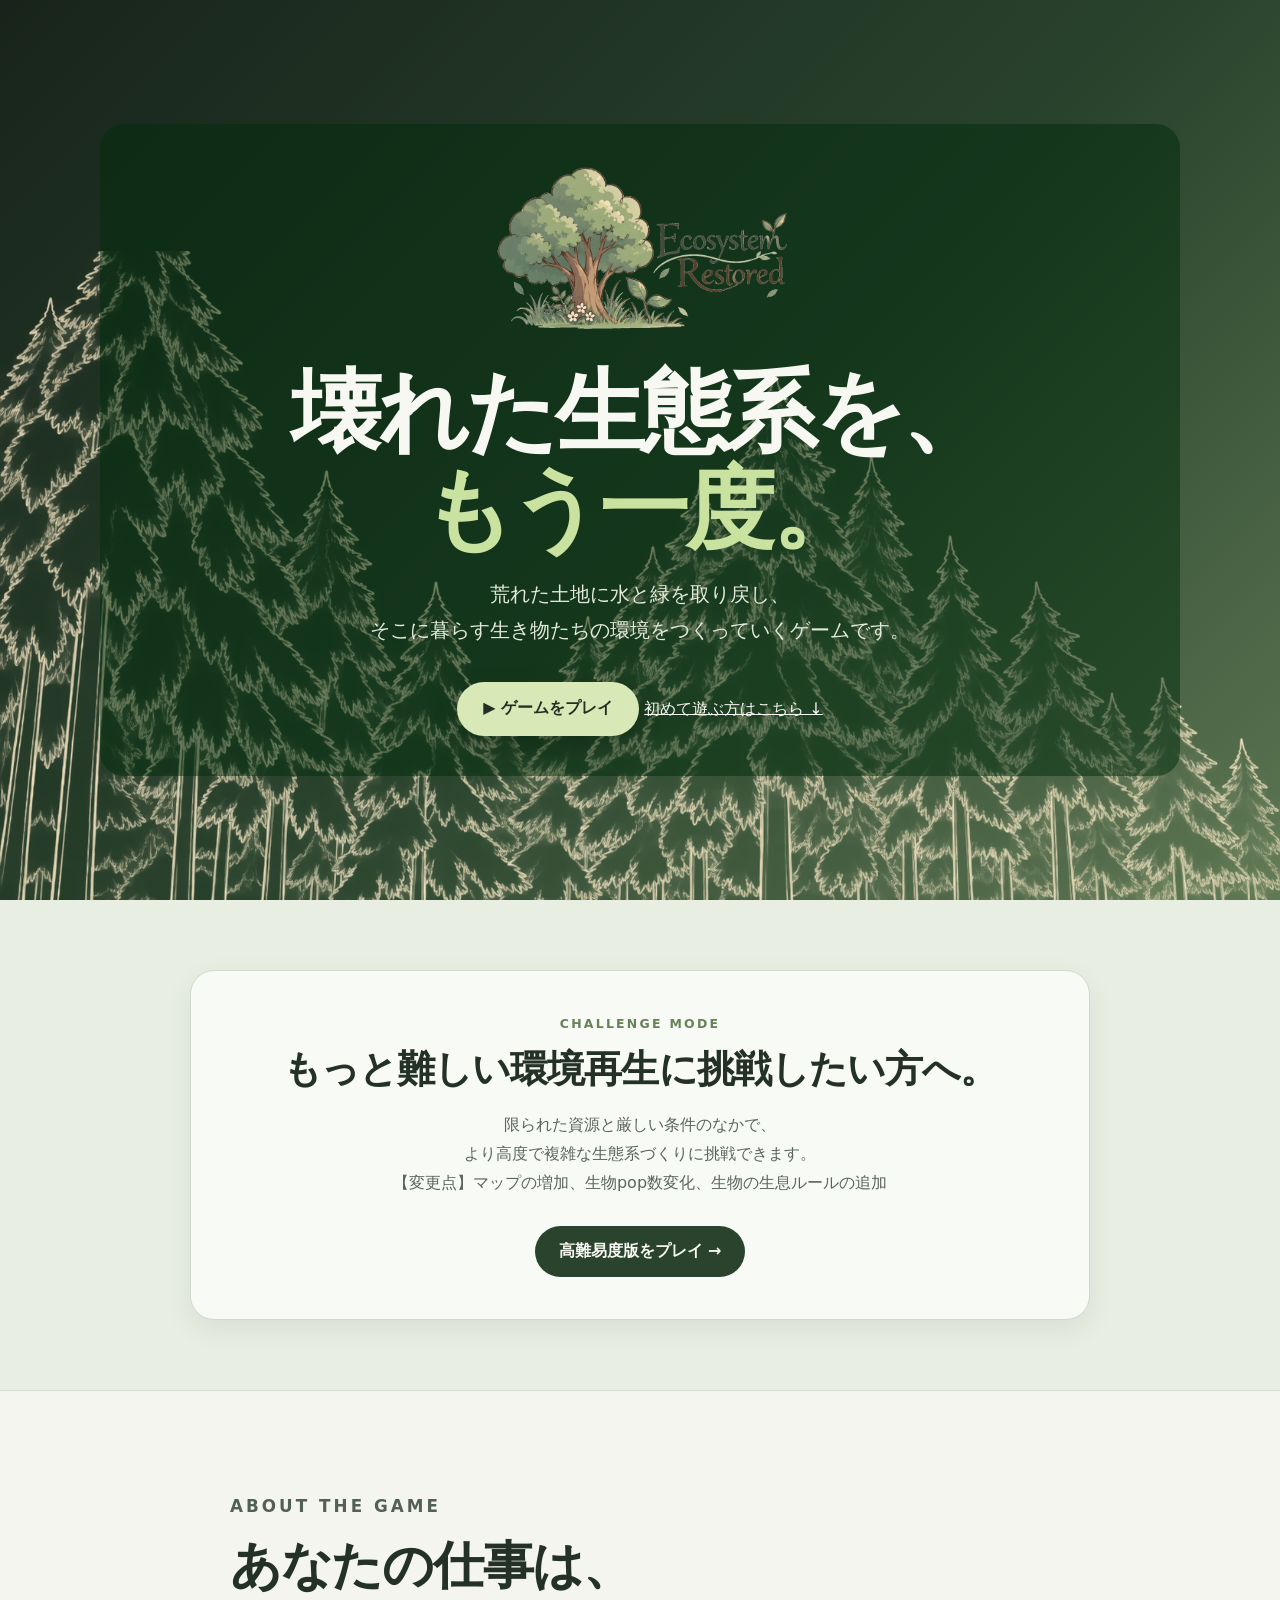
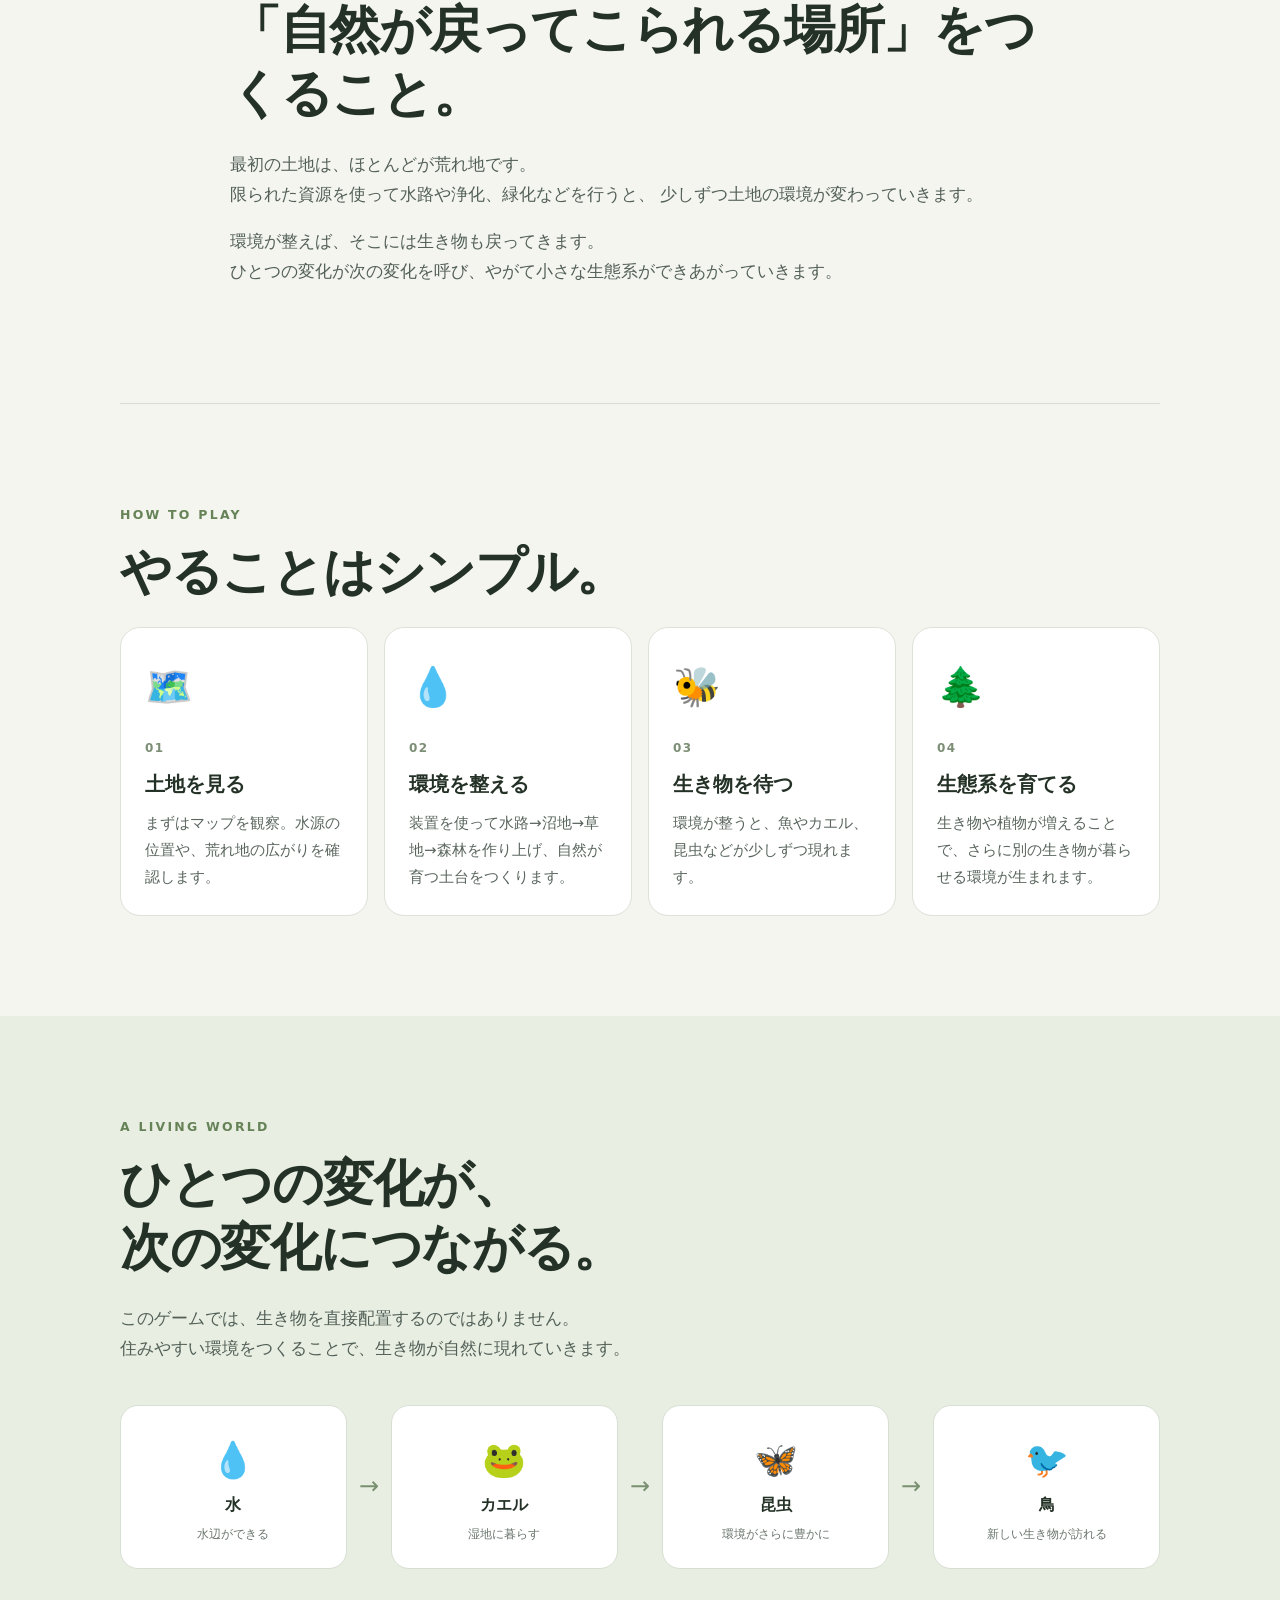
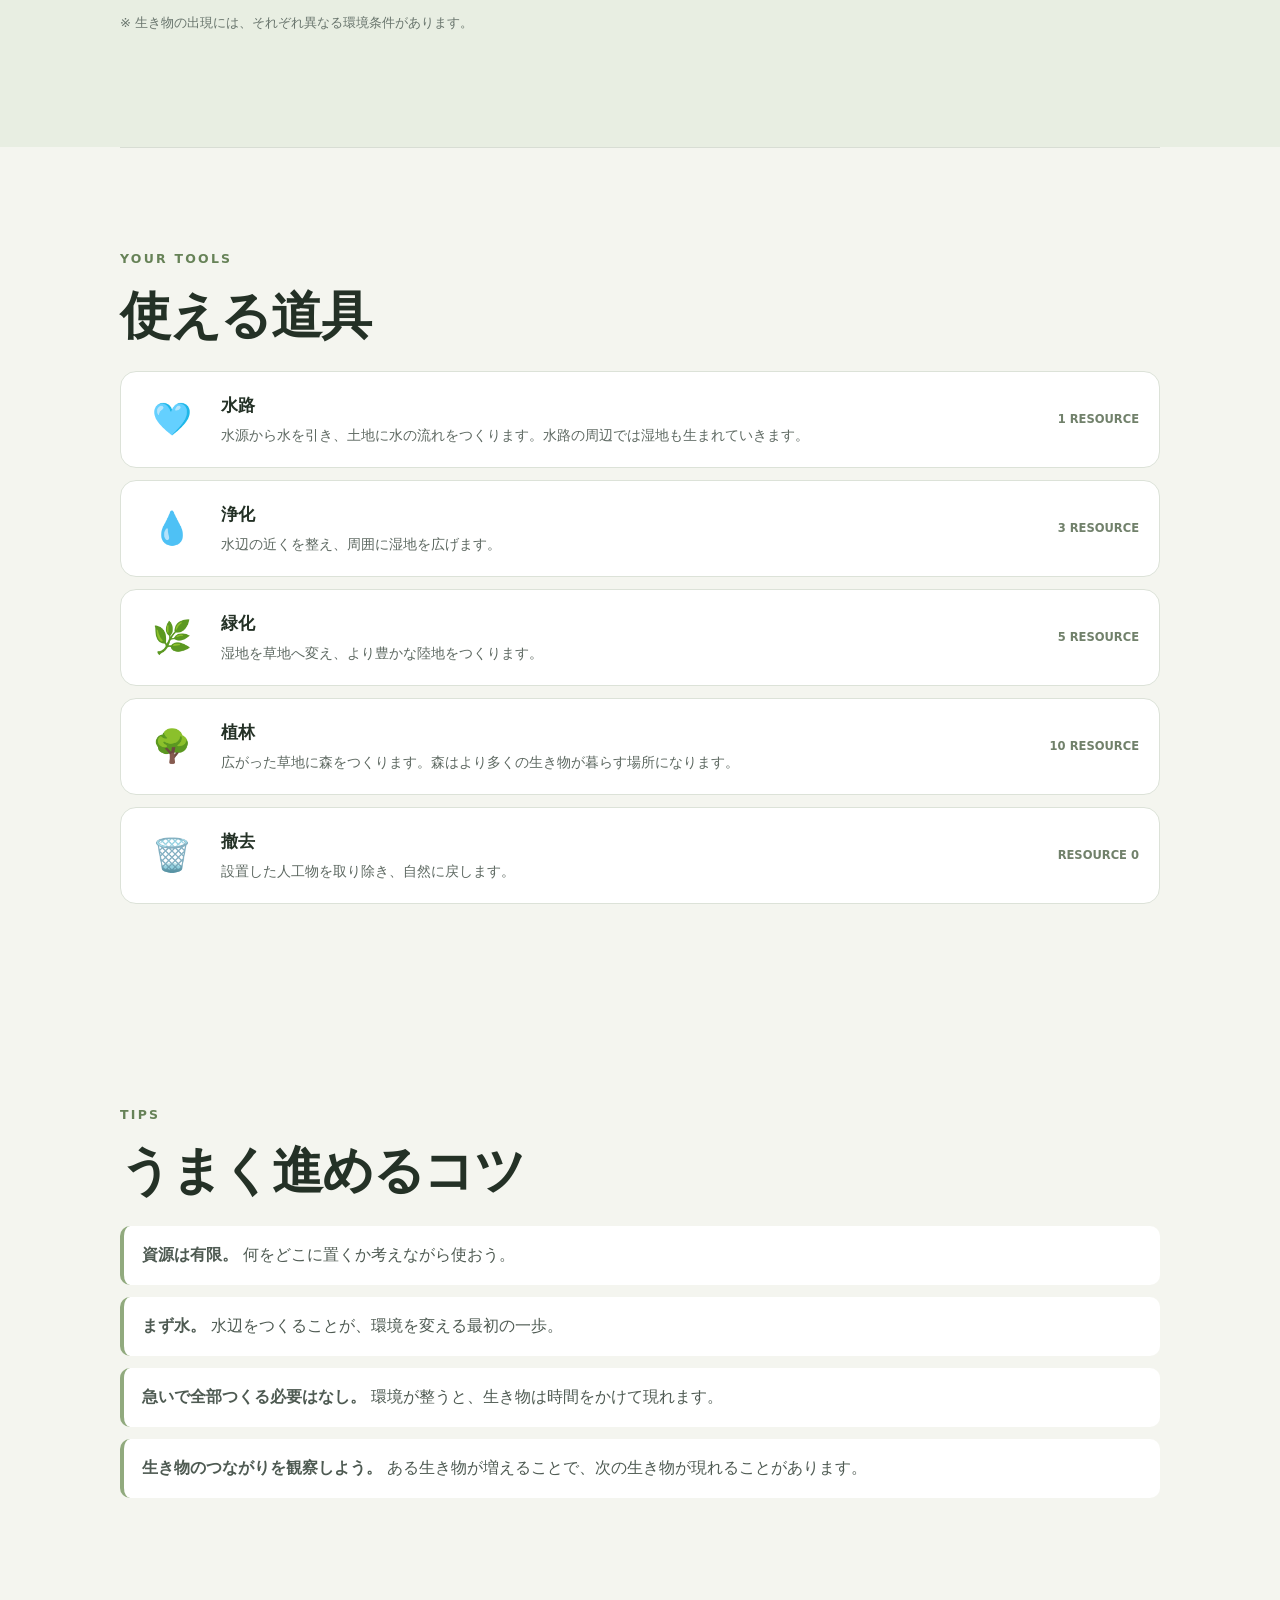
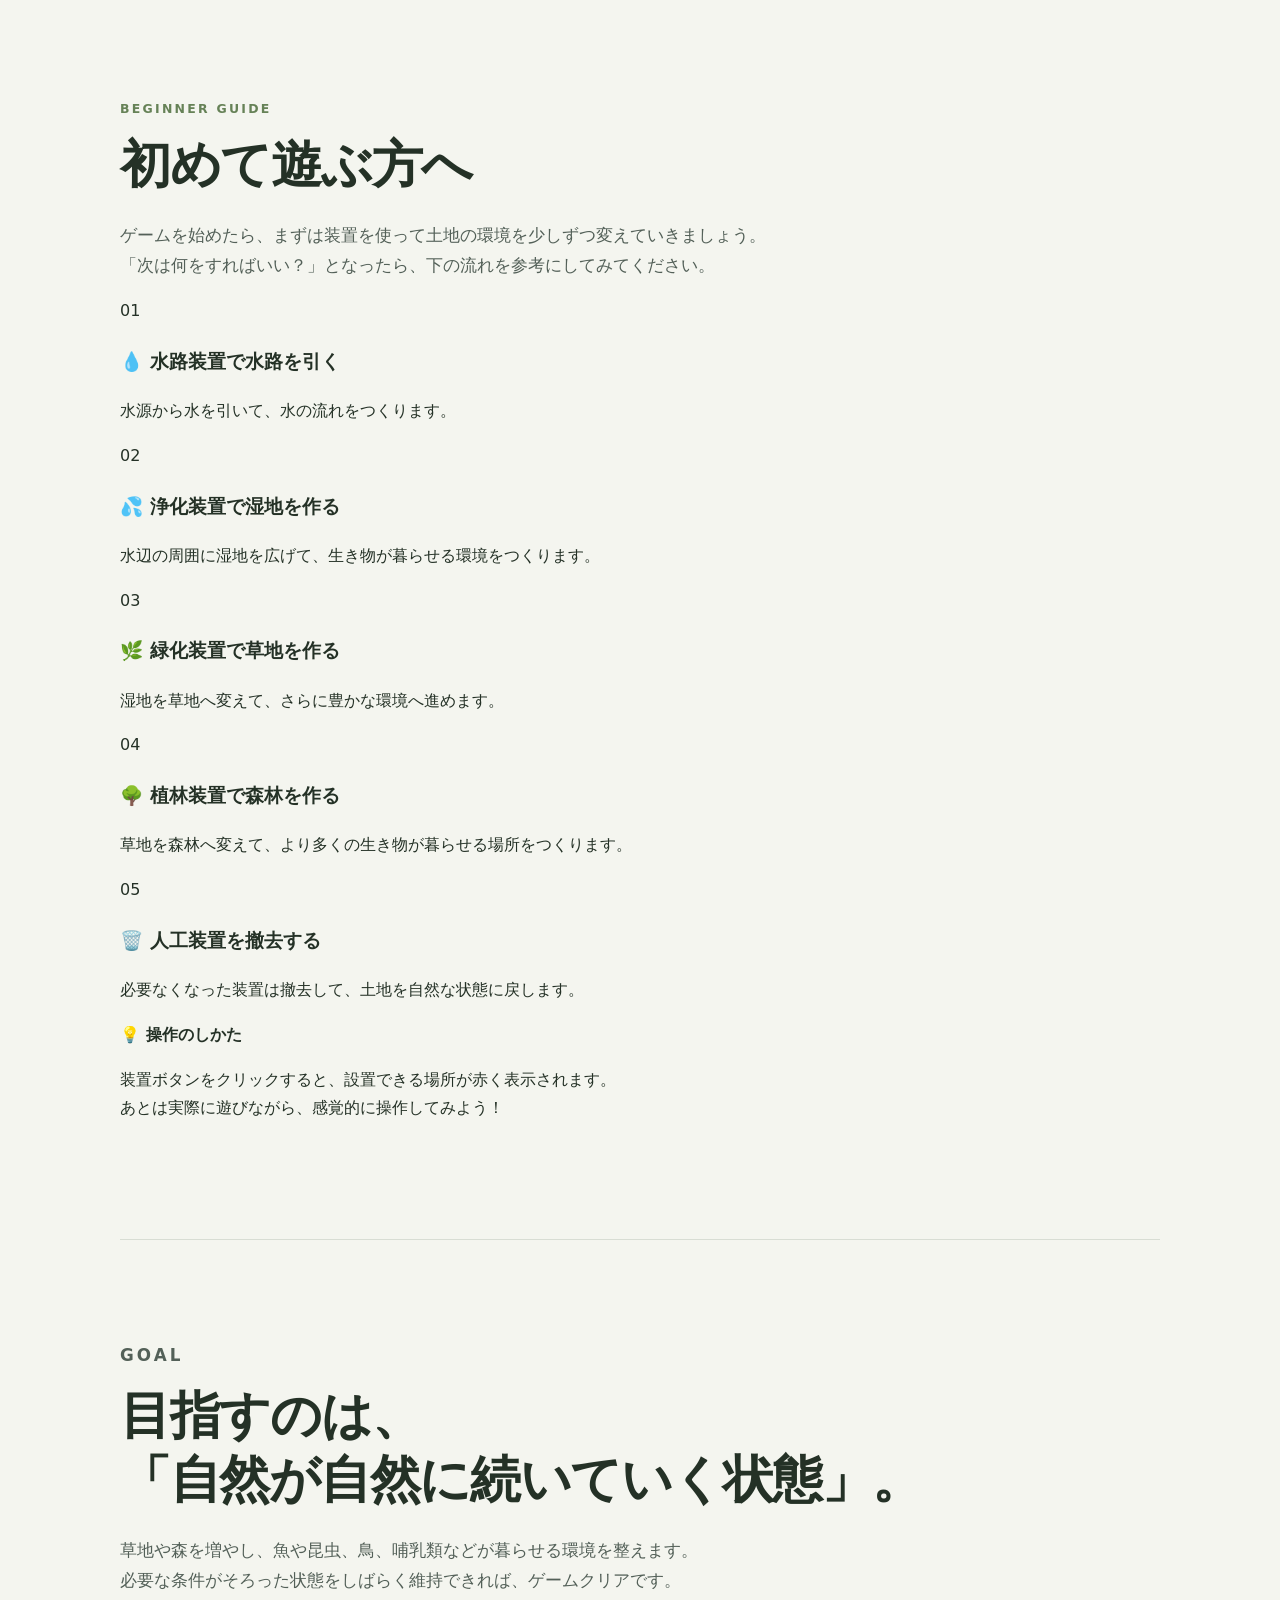
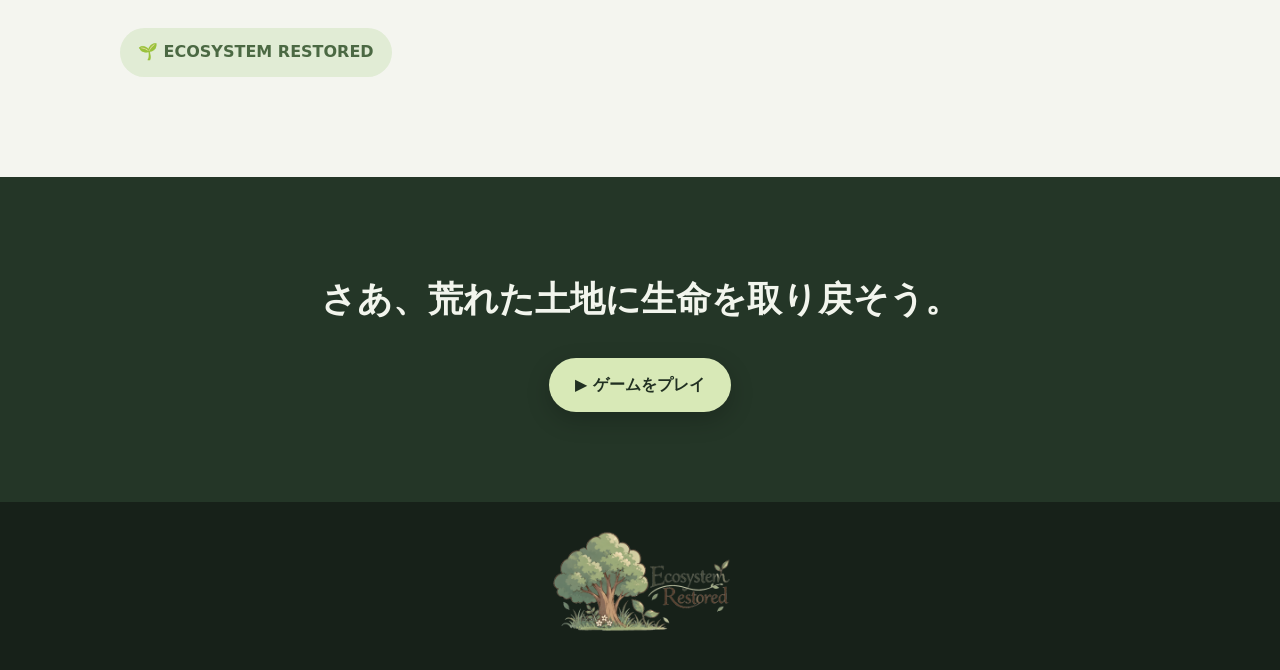
<file: index.html>
<!doctype html>
<html lang="ja">

<head>
  <meta charset="UTF-8">
  <meta name="viewport" content="width=device-width, initial-scale=1">
  <title>ECOSYSTEM RESTORED | ゲーム紹介</title>
  <link rel="stylesheet" href="style.css">
</head>

<body>
  <header class="hero">
    <img class="hero-forest" src="images/透過背景の繊細な針葉樹林ラインアート.png">
    <div class="hero-inner">
      <img src="images/restored_logo.svg" alt="ECOSYSTEM RESTORED" class="eyebrow">
      <h1>壊れた生態系を、<br><span>もう一度。</span></h1>
      <p class="lead">
        荒れた土地に水と緑を取り戻し、<br>
        そこに暮らす生き物たちの環境をつくっていくゲームです。
      </p>
      <a class="play-button" href="game/index.html" target="_blank">▶ ゲームをプレイ</a>
      <a class="beginner-button" href="#beginner-guide">初めて遊ぶ方はこちら ↓</a>
    </div>
  </header>

  <section class="hard-mode-banner">
    <div class="hard-mode-inner">
      <p class="hard-mode-label">CHALLENGE MODE</p>
      <h2>もっと難しい環境再生に挑戦したい方へ。</h2>
      <p>
        限られた資源と厳しい条件のなかで、<br>
        より高度で複雑な生態系づくりに挑戦できます。<br>
        【変更点】マップの増加、生物pop数変化、生物の生息ルールの追加
      </p>
      <a class="hard-mode-button" href="game_hard/index.html" target="_blank">
        高難易度版をプレイ →
      </a>
    </div>
  </section>

  <main>
    <section class="intro section">
      <p class="section-label">ABOUT THE GAME</p>
      <h2>あなたの仕事は、<br>「自然が戻ってこられる場所」をつくること。</h2>
      <p>
        最初の土地は、ほとんどが荒れ地です。<br>
        限られた資源を使って水路や浄化、緑化などを行うと、
        少しずつ土地の環境が変わっていきます。
      </p>
      <p>
        環境が整えば、そこには生き物も戻ってきます。<br>
        ひとつの変化が次の変化を呼び、やがて小さな生態系ができあがっていきます。
      </p>
    </section>

    <section class="flow section">
      <p class="section-label">HOW TO PLAY</p>
      <h2>やることはシンプル。</h2>
      <div class="flow-grid">
        <article class="flow-card">
          <div class="flow-icon">🗺️</div>
          <span>01</span>
          <h3>土地を見る</h3>
          <p>まずはマップを観察。水源の位置や、荒れ地の広がりを確認します。</p>
        </article>
        <article class="flow-card">
          <div class="flow-icon">💧</div>
          <span>02</span>
          <h3>環境を整える</h3>
          <p>装置を使って水路→沼地→草地→森林を作り上げ、自然が育つ土台をつくります。</p>
        </article>
        <article class="flow-card">
          <div class="flow-icon">🐝</div>
          <span>03</span>
          <h3>生き物を待つ</h3>
          <p>環境が整うと、魚やカエル、昆虫などが少しずつ現れます。</p>
        </article>
        <article class="flow-card">
          <div class="flow-icon">🌲</div>
          <span>04</span>
          <h3>生態系を育てる</h3>
          <p>生き物や植物が増えることで、さらに別の生き物が暮らせる環境が生まれます。</p>
        </article>
      </div>
    </section>

    <section class="chain section">
      <p class="section-label">A LIVING WORLD</p>
      <h2>ひとつの変化が、<br>次の変化につながる。</h2>
      <p class="section-copy">
        このゲームでは、生き物を直接配置するのではありません。<br>
        住みやすい環境をつくることで、生き物が自然に現れていきます。
      </p>

      <div class="ecosystem">
        <div class="eco-item">💧<strong>水</strong><small>水辺ができる</small></div>
        <div class="arrow">→</div>
        <div class="eco-item">🐸<strong>カエル</strong><small>湿地に暮らす</small></div>
        <div class="arrow">→</div>
        <div class="eco-item">🦋<strong>昆虫</strong><small>環境がさらに豊かに</small></div>
        <div class="arrow">→</div>
        <div class="eco-item">🐦<strong>鳥</strong><small>新しい生き物が訪れる</small></div>
      </div>

      <p class="note">※ 生き物の出現には、それぞれ異なる環境条件があります。</p>
    </section>

    <section class="tools section">
      <p class="section-label">YOUR TOOLS</p>
      <h2>使える道具</h2>
      <div class="tool-list">
        <article>
          <div class="tool-icon">🩵</div>
          <div>
            <h3>水路</h3>
            <p>水源から水を引き、土地に水の流れをつくります。水路の周辺では湿地も生まれていきます。</p>
          </div>
          <b>1 RESOURCE</b>
        </article>
        <article>
          <div class="tool-icon">💧</div>
          <div>
            <h3>浄化</h3>
            <p>水辺の近くを整え、周囲に湿地を広げます。</p>
          </div>
          <b>3 RESOURCE</b>
        </article>
        <article>
          <div class="tool-icon">🌿</div>
          <div>
            <h3>緑化</h3>
            <p>湿地を草地へ変え、より豊かな陸地をつくります。</p>
          </div>
          <b>5 RESOURCE</b>
        </article>
        <article>
          <div class="tool-icon">🌳</div>
          <div>
            <h3>植林</h3>
            <p>広がった草地に森をつくります。森はより多くの生き物が暮らす場所になります。</p>
          </div>
          <b>10 RESOURCE</b>
        </article>
        <article>
          <div class="tool-icon">🗑️</div>
          <div>
            <h3>撤去</h3>
            <p>設置した人工物を取り除き、自然に戻します。</p>
          </div>
          <b>RESOURCE 0</b>
        </article>
      </div>
    </section>

    <section class="tips section">
      <p class="section-label">TIPS</p>
      <h2>うまく進めるコツ</h2>
      <ul>
        <li><strong>資源は有限。</strong> 何をどこに置くか考えながら使おう。</li>
        <li><strong>まず水。</strong> 水辺をつくることが、環境を変える最初の一歩。</li>
        <li><strong>急いで全部つくる必要はなし。</strong> 環境が整うと、生き物は時間をかけて現れます。</li>
        <li><strong>生き物のつながりを観察しよう。</strong> ある生き物が増えることで、次の生き物が現れることがあります。</li>
      </ul>
    </section>

    <section class="beginner-guide section" id="beginner-guide">
      <p class="section-label">BEGINNER GUIDE</p>
      <h2>初めて遊ぶ方へ</h2>
      <p class="section-copy">
        ゲームを始めたら、まずは装置を使って土地の環境を少しずつ変えていきましょう。<br>
        「次は何をすればいい？」となったら、下の流れを参考にしてみてください。
      </p>

      <div class="guide-list">
        <article class="guide-item">
          <div class="guide-number">01</div>
          <div>
            <h3>💧 水路装置で水路を引く</h3>
            <p>水源から水を引いて、水の流れをつくります。</p>
          </div>
        </article>
        <article class="guide-item">
          <div class="guide-number">02</div>
          <div>
            <h3>💦 浄化装置で湿地を作る</h3>
            <p>水辺の周囲に湿地を広げて、生き物が暮らせる環境をつくります。</p>
          </div>
        </article>
        <article class="guide-item">
          <div class="guide-number">03</div>
          <div>
            <h3>🌿 緑化装置で草地を作る</h3>
            <p>湿地を草地へ変えて、さらに豊かな環境へ進めます。</p>
          </div>
        </article>
        <article class="guide-item">
          <div class="guide-number">04</div>
          <div>
            <h3>🌳 植林装置で森林を作る</h3>
            <p>草地を森林へ変えて、より多くの生き物が暮らせる場所をつくります。</p>
          </div>
        </article>
        <article class="guide-item">
          <div class="guide-number">05</div>
          <div>
            <h3>🗑️ 人工装置を撤去する</h3>
            <p>必要なくなった装置は撤去して、土地を自然な状態に戻します。</p>
          </div>
        </article>
      </div>

      <div class="guide-note">
        <strong>💡 操作のしかた</strong>
        <p>装置ボタンをクリックすると、設置できる場所が赤く表示されます。<br>
          あとは実際に遊びながら、感覚的に操作してみよう！</p>
      </div>
    </section>

    <section class="goal section">
      <p class="section-label">GOAL</p>
      <h2>目指すのは、<br>「自然が自然に続いていく状態」。</h2>
      <p>
        草地や森を増やし、魚や昆虫、鳥、哺乳類などが暮らせる環境を整えます。<br>
        必要な条件がそろった状態をしばらく維持できれば、ゲームクリアです。
      </p>
      <div class="goal-badge">🌱 ECOSYSTEM RESTORED</div>
    </section>

    <section class="cta">
      <p>さあ、荒れた土地に生命を取り戻そう。</p>
      <a class="play-button" href="game/index.html" target="_blank">▶ ゲームをプレイ</a>
    </section>
  </main>

  <footer>
    <img src="images/restored_logo.svg">
  </footer>
</body>

</html>
</file>
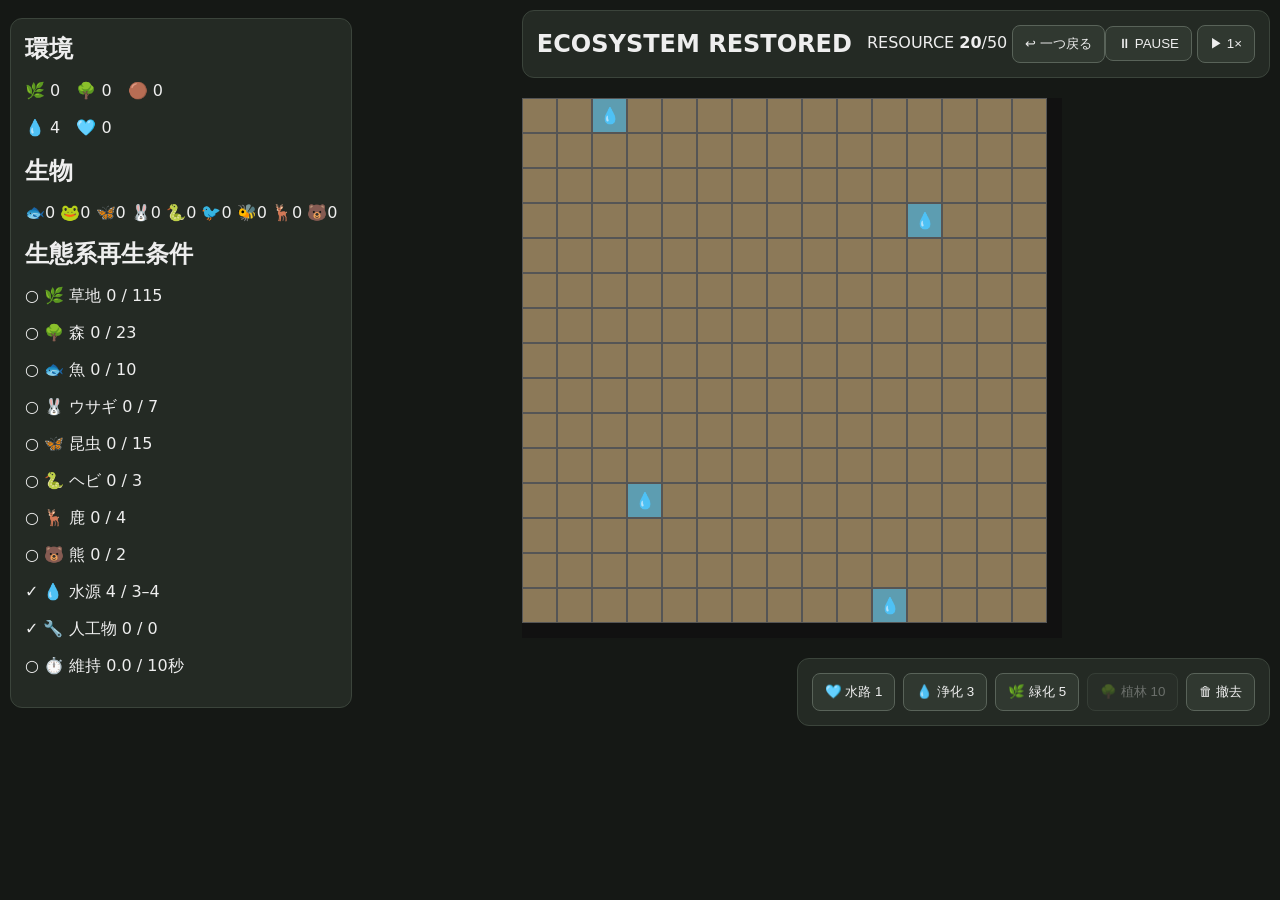
<file: game/index.html>
<!doctype html>
<html lang="ja">

<head>
    <meta charset="UTF-8">
    <meta name="viewport" content="width=device-width,initial-scale=1">
    <title>Ecosystem Restored</title>
    <link rel="stylesheet" href="style.css">
</head>

<body>
    <main>
        <header>
            <h1>ECOSYSTEM RESTORED</h1>
            <div>RESOURCE <b id="resource">20</b>/50 <button id="undo">↩ 一つ戻る</button><button id="pause">⏸ PAUSE</button> <button id="speed">▶ 1×</button></div>
        </header>
        <section>
            <aside>
                <h2>環境</h2>
                <p>🌿 <span id="grass">0</span>　🌳 <span id="forest">0</span>　🟤 <span id="swamp">0</span></p>
                <p>💧 <span id="source">0</span>　🩵 <span id="waterway">0</span></p>
                <h2>生物</h2>
                <p>🐟0 🐸0 🦋0 🐰0 🐍0 🐦0 🐝0 🦌0 🐻0</p>
                <h2>生態系再生条件</h2>
                <div id="conditions">
                    <p id="cond-grass">🌿 草地 0 / 115</p>
                    <p id="cond-forest">🌳 森 0 / 23</p>
                    <p id="cond-fish">🐟 魚 0 / 10</p>
                    <p id="cond-rabbit">🐰 ウサギ 0 / 7</p>
                    <p id="cond-insect">🦋 昆虫 0 / 15</p>
                    <p id="cond-snake">🐍 ヘビ 0 / 3</p>
                    <p id="cond-deer">🦌 鹿 0 / 4</p>
                    <p id="cond-bear">🐻 熊 0 / 2</p>
                    <p id="cond-source">💧 水源 0 / 3–4</p>
                    <p id="cond-device">🔧 人工物 0 / 0</p>
                    <p id="cond-time">⏱️ 維持 0.0 / 10秒</p>
                </div>
            </aside>
            <div id="map"></div>
        </section>
        <footer><button data-device="waterway">🩵 水路 1</button><button data-device="purification">💧 浄化
                3</button><button data-device="greening">🌿 緑化 5</button><button data-device="planting" disabled>🌳 植林
                10</button><button data-device="remove">🗑 撤去</button></footer>
    </main>
    <script src="script.js"></script>
</body>

</html>
</file>
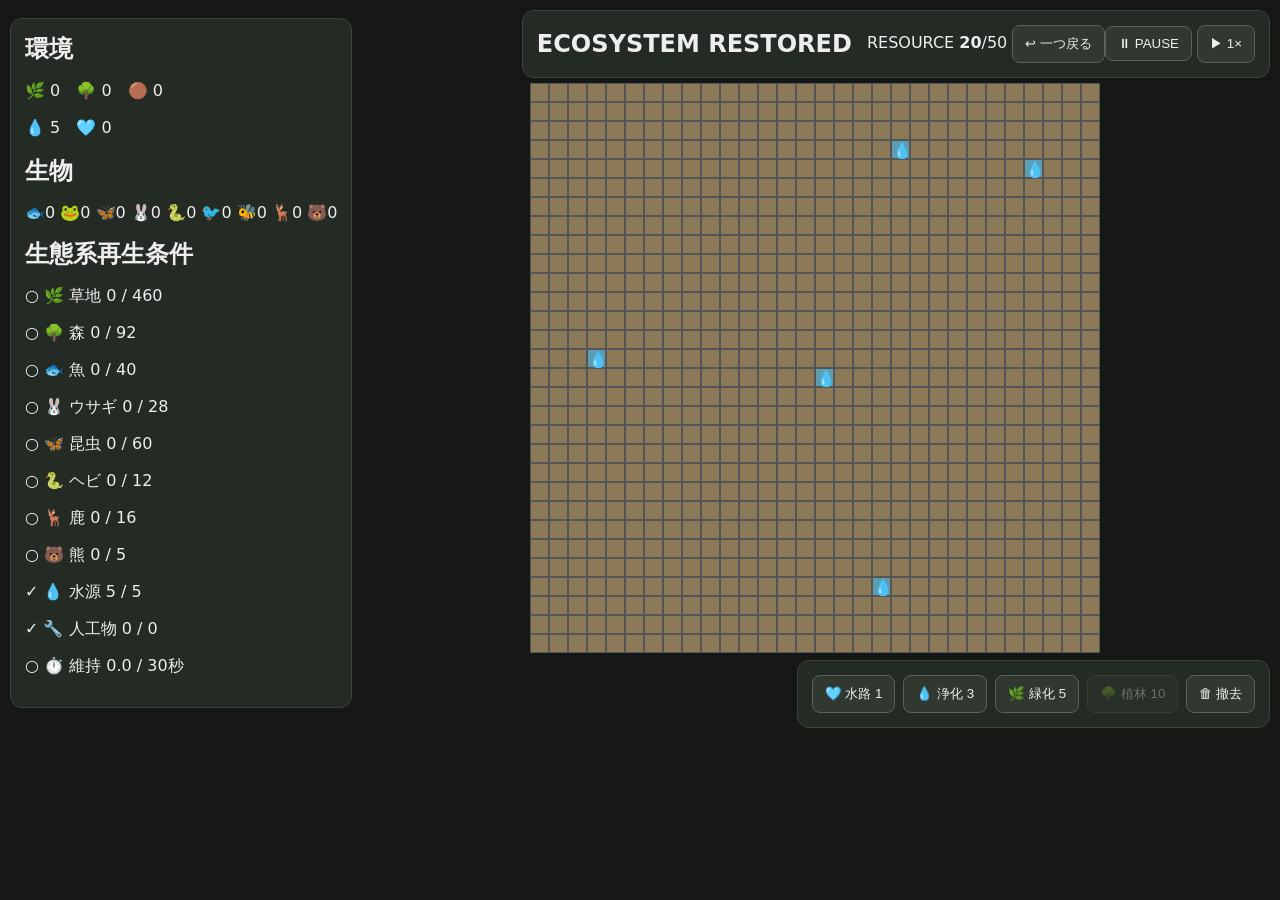
<file: game_hard/index.html>
<!doctype html>
<html lang="ja">

<head>
    <meta charset="UTF-8">
    <meta name="viewport" content="width=device-width,initial-scale=1">
    <title>Ecosystem Restored</title>
    <link rel="stylesheet" href="style.css">
</head>

<body>
    <main>
        <header>
            <h1>ECOSYSTEM RESTORED</h1>
            <div>RESOURCE <b id="resource">20</b>/50 <button id="undo">↩ 一つ戻る</button><button id="pause">⏸
                    PAUSE</button> <button id="speed">▶ 1×</button></div>
        </header>
        <section>
            <aside>
                <h2>環境</h2>
                <p>🌿 <span id="grass">0</span>　🌳 <span id="forest">0</span>　🟤 <span id="swamp">0</span></p>
                <p>💧 <span id="source">0</span>　🩵 <span id="waterway">0</span></p>
                <h2>生物</h2>
                <p>🐟0 🐸0 🦋0 🐰0 🐍0 🐦0 🐝0 🦌0 🐻0</p>
                <h2>生態系再生条件</h2>
                <div id="conditions">
                    <p id="cond-grass">🌿 草地 0 / 115</p>
                    <p id="cond-forest">🌳 森 0 / 23</p>
                    <p id="cond-fish">🐟 魚 0 / 10</p>
                    <p id="cond-rabbit">🐰 ウサギ 0 / 7</p>
                    <p id="cond-insect">🦋 昆虫 0 / 15</p>
                    <p id="cond-snake">🐍 ヘビ 0 / 3</p>
                    <p id="cond-deer">🦌 鹿 0 / 4</p>
                    <p id="cond-bear">🐻 熊 0 / 2</p>
                    <p id="cond-source">💧 水源 0 / 3–4</p>
                    <p id="cond-device">🔧 人工物 0 / 0</p>
                    <p id="cond-time">⏱️ 維持 0.0 / 10秒</p>
                </div>
            </aside>
            <div id="map"></div>
        </section>
        <footer><button data-device="waterway">🩵 水路 1</button><button data-device="purification">💧 浄化
                3</button><button data-device="greening">🌿 緑化 5</button><button data-device="planting" disabled>🌳 植林
                10</button><button data-device="remove">🗑 撤去</button></footer>
    </main>
    <script src="script.js"></script>
</body>

</html>
</file>
<file: style.css>
* {
  box-sizing: border-box
}

html {
  scroll-behavior: smooth
}

body {
  margin: 0;
  color: #243126;
  background: #f4f5ef;
  font-family: system-ui, -apple-system, BlinkMacSystemFont, "Segoe UI", "Noto Sans JP", sans-serif;
  line-height: 1.8
}

a {
  color: inherit
}

.hero {
  height: 100vh;
  min-height: 620px;
  display: grid;
  place-items: center;
  padding: 72px 24px;
  background: linear-gradient(135deg, #18241b 0%, #29432d 55%, #5c7652 100%);
  color: #f7f8f1;
  position: relative;
  overflow: hidden;
}

.hero-forest {
  position: absolute;
  left: 0;
  bottom: 0;
  width: 100%;
  height: auto;
  z-index: 0;
  pointer-events: none;
}

.hero-inner {
  width: min(1080px, 100%);
  text-align: center;
  position: relative;
  z-index: 1;
  background: rgba(0, 45, 12, 0.5);
  padding: 40px 30px;
  border-radius: 24px;
}

.hard-mode-banner {
  padding: 70px 20px;
  background: #e8eee2;
  border-bottom: 1px solid #d8ddd4;
}

.hard-mode-inner {
  width: min(900px, 100%);
  margin: 0 auto;
  padding: 42px 30px;
  text-align: center;
  background: #f8faf5;
  border: 1px solid #cfdac8;
  border-radius: 24px;
  box-shadow: 0 10px 30px #0001;
}

.hard-mode-label {
  margin: 0 0 10px;
  color: #668257;
  font-size: .78rem;
  font-weight: 800;
  letter-spacing: .18em;
}

.hard-mode-inner h2 {
  margin: 0 0 18px;
  font-size: clamp(1.6rem, 3vw, 2.4rem);
  color: #243126;
}

.hard-mode-inner p:not(.hard-mode-label) {
  margin: 0 0 28px;
  color: #59655d;
}

.hard-mode-button {
  display: inline-flex;
  align-items: center;
  justify-content: center;
  min-height: 50px;
  padding: 11px 24px;
  border-radius: 999px;
  background: #29432d;
  color: #f7f8f1;
  text-decoration: none;
  font-weight: 800;
  transition: transform .2s, background .2s;
}

.hard-mode-button:hover {
  transform: translateY(-2px);
  background: #3d5c40;
}

.eyebrow,
.section-label {
  letter-spacing: .18em;
  font-size: .78rem;
  font-weight: 800
}

.eyebrow {
  width: 30%;
  color: #c8ddad
}

.hero h1 {
  margin: 18px 0;
  font-size: clamp(2.6rem, 7vw, 5.8rem);
  line-height: 1.08;
  letter-spacing: -.04em
}

.hero h1 span {
  color: #c9e29f
}

.lead {
  font-size: clamp(1rem, 2vw, 1.25rem);
  color: #e3eadb;
  margin: 0 auto 34px
}

.play-button {
  display: inline-flex;
  align-items: center;
  justify-content: center;
  min-height: 54px;
  padding: 12px 26px;
  border-radius: 999px;
  background: #d8e9b7;
  color: #213022;
  text-decoration: none;
  font-weight: 800;
  box-shadow: 0 8px 24px #0003;
  transition: transform .2s, background .2s
}

.play-button:hover {
  transform: translateY(-2px);
  background: #edf6d9
}

main {
  overflow: hidden
}

.section {
  width: min(1040px, calc(100% - 40px));
  margin: 0 auto;
  padding: 100px 0
}

.section-label {
  margin: 0 0 12px;
  color: #668257
}

h2 {
  font-size: clamp(2rem, 4vw, 3.2rem);
  line-height: 1.25;
  margin: 0 0 24px;
  letter-spacing: -.025em
}

.intro {
  max-width: 820px
}

.intro p,
.section-copy,
.goal p {
  font-size: 1.05rem;
  color: #536058
}

.flow {
  border-top: 1px solid #d8ddd4
}

.flow-grid {
  display: grid;
  grid-template-columns: repeat(4, 1fr);
  gap: 16px
}

.flow-card {
  background: #fff;
  border: 1px solid #dce2d8;
  border-radius: 20px;
  padding: 24px
}

.flow-icon {
  font-size: 2.4rem;
  margin-bottom: 12px
}

.flow-card span {
  font-size: .75rem;
  font-weight: 800;
  color: #7c8e75;
  letter-spacing: .12em
}

.flow-card h3 {
  font-size: 1.25rem;
  margin: 4px 0 8px
}

.flow-card p {
  color: #59655d;
  margin: 0;
  font-size: .94rem
}

.chain {
  background: #e8eee2;
  width: 100%;
  max-width: none;
  padding-left: max(20px, calc((100% - 1040px)/2));
  padding-right: max(20px, calc((100% - 1040px)/2))
}

.ecosystem {
  display: grid;
  grid-template-columns: 1fr auto 1fr auto 1fr auto 1fr;
  align-items: center;
  gap: 12px;
  margin: 42px 0
}

.eco-item {
  background: #fff;
  border-radius: 18px;
  padding: 22px;
  text-align: center;
  font-size: 2.2rem;
  border: 1px solid #d7dfd2
}

.eco-item strong {
  display: block;
  font-size: 1rem
}

.eco-item small {
  display: block;
  color: #6a756d;
  font-size: .78rem;
  margin-top: 3px
}

.arrow {
  font-size: 1.5rem;
  color: #78906f
}

.note {
  font-size: .82rem;
  color: #69756d
}

.tools {
  border-top: 1px solid #d8ddd4
}

.tool-list {
  display: grid;
  gap: 12px
}

.tool-list article {
  display: grid;
  grid-template-columns: 62px 1fr auto;
  align-items: center;
  gap: 18px;
  background: #fff;
  border: 1px solid #dce2d8;
  border-radius: 16px;
  padding: 18px 20px
}

.tool-icon {
  font-size: 2rem;
  text-align: center
}

.tool-list h3 {
  margin: 0;
  font-size: 1.08rem
}

.tool-list p {
  margin: 2px 0 0;
  color: #5e6962;
  font-size: .9rem
}

.tool-list b {
  font-size: .72rem;
  color: #71816b;
  white-space: nowrap
}

.tips {
  background: #f4f5ef
}

.tips ul {
  margin: 0;
  padding: 0;
  list-style: none;
  display: grid;
  gap: 12px
}

.tips li {
  background: #fff;
  border-left: 4px solid #91aa7e;
  border-radius: 10px;
  padding: 15px 18px;
  color: #4e5a52
}

.goal {
  border-top: 1px solid #d8ddd4
}

.goal-badge {
  display: inline-block;
  margin-top: 16px;
  padding: 10px 18px;
  border-radius: 999px;
  background: #e1ecd5;
  color: #4b6943;
  font-weight: 800
}

.cta {
  padding: 90px 20px;
  text-align: center;
  background: #243627;
  color: #f2f5ed
}

.cta p {
  font-size: clamp(1.4rem, 3vw, 2.2rem);
  font-weight: 700;
  margin: 0 0 28px
}

footer {
  padding: 28px 20px;
  text-align: center;
  background: #172119;
  color: #aeb9ac;
  font-size: .8rem;
  letter-spacing: .1em
}

footer img {
  width: 15%;
}

@media(max-width:800px) {
  .hero {
    min-height: 560px;
    padding: 60px 20px
  }

  .section {
    padding: 72px 0
  }

  .flow-grid {
    grid-template-columns: 1fr 1fr
  }

  .ecosystem {
    grid-template-columns: 1fr;
    gap: 8px
  }

  .arrow {
    transform: rotate(90deg);
    justify-self: center
  }
}

@media(max-width:560px) {
  .flow-grid {
    grid-template-columns: 1fr
  }

  .tool-list article {
    grid-template-columns: 48px 1fr
  }

  .tool-list b {
    grid-column: 2
  }

  .hero h1 {
    font-size: 2.8rem
  }
}
</file>
<file: game/style.css>
* {
    box-sizing: border-box
}

body {
    margin: 0;
    background: #151815;
    color: #eee;
    font-family: system-ui, sans-serif
}

main {
    max-width: 1400px;
    margin: auto;
    padding: 10px
}

header,
aside,
footer {
    background: #242a24;
    border: 1px solid #3b443b;
    border-radius: 12px;
    padding: 14px
}

header {
    width: fit-content;
    gap: 15px;
    display: flex;
    justify-content: space-between;
    align-items: center;
    margin-left: auto;
}

aside {
    position: absolute;
    top: 2%;
}

h1 {
    font-size: 24px;
    margin: 0
}

h2 {
    margin: 0;
}

section {
    display: grid;
    grid-template-columns: 190px 1fr;
    gap: 12px
}

#map {
    position: relative;
    margin: 20px 20px 20px 40vw;
    width: 540px;
    height: 540px;
    overflow: auto;
    background: #111;
}

.tile {
    position: absolute;
    width: 35px;
    height: 35px;
    border: 1px solid #555;
    display: grid;
    place-items: center;
    cursor: pointer
}

.tile.placement-target::after {
    content: '';
    position: absolute;
    inset: 0;
    background: rgba(255, 0, 0, .3);
    pointer-events: none
}

.barren {
    background: #8c7958
}

.swamp {
    background: #6d8061
}

.grass {
    background: #7ca35e
}

.forest {
    background: #3f6844
}

.water-source {
    background: #5d9db1
}

.waterway {
    background: #72b7cb
}

.device {
    box-shadow: inset 0 0 0 3px #e6d37a
}

footer {
    width: fit-content;
    display: flex;
    gap: 8px;
    justify-content: center;
    flex-wrap: wrap;
    margin-left: auto;
}

button {
    padding: 9px 12px;
    border: 1px solid #596359;
    border-radius: 8px;
    background: #303830;
    color: #eee;
    cursor: pointer
}

button:disabled {
    opacity: .35;
    cursor: not-allowed
}

button.selected-device {
    background: #8a4f4f;
    border-color: #e07a7a
}

@media(max-width:850px) {
    section {
        grid-template-columns: 1fr
    }

    aside {
        order: 2
    }

    #map {
        width: 525px;
        height: 525px;
        max-width: 95vw;
        max-height: none
    }
}
</file>
<file: game_hard/style.css>
* {
    box-sizing: border-box
}

body {
    margin: 0;
    background: #151815;
    color: #eee;
    font-family: system-ui, sans-serif
}

main {
    max-width: 1400px;
    margin: auto;
    padding: 10px
}

header,
aside,
footer {
    background: #242a24;
    border: 1px solid #3b443b;
    border-radius: 12px;
    padding: 14px
}

header {
    width: fit-content;
    gap: 15px;
    display: flex;
    justify-content: space-between;
    align-items: center;
    margin-left: auto;
}

aside {
    position: absolute;
    top: 2%;
}

h1 {
    font-size: 24px;
    margin: 0
}

h2 {
    margin: 0;
}

section {
    display: grid;
    grid-template-columns: 190px 1fr;
    gap: 12px
}

#map {
    position: relative;
    margin: 5px 0 3px 520px;
    width: 574px;
    height: 574px;
    overflow: auto;
}

.tile {
    position: absolute;
    width: 19px;
    height: 19px;
    border: 1px solid #555;
    display: grid;
    place-items: center;
    cursor: pointer;
}

.tile.placement-target::after {
    content: '';
    position: absolute;
    inset: 0;
    background: rgba(255, 0, 0, .3);
    pointer-events: none
}

.barren {
    background: #8c7958
}

.swamp {
    background: #6d8061
}

.grass {
    background: #7ca35e
}

.forest {
    background: #3f6844
}

.water-source {
    background: #5d9db1
}

.waterway {
    background: #72b7cb
}

.device {
    box-shadow: inset 0 0 0 3px #e6d37a
}

footer {
    width: fit-content;
    display: flex;
    gap: 8px;
    justify-content: center;
    flex-wrap: wrap;
    margin-left: auto;
}

button {
    padding: 9px 12px;
    border: 1px solid #596359;
    border-radius: 8px;
    background: #303830;
    color: #eee;
    cursor: pointer
}

button:disabled {
    opacity: .35;
    cursor: not-allowed
}

button.selected-device {
    background: #8a4f4f;
    border-color: #e07a7a
}

@media(max-width:850px) {
    section {
        grid-template-columns: 1fr
    }

    aside {
        order: 2
    }

    #map {
        width: 525px;
        height: 525px;
        max-width: 95vw;
        max-height: none
    }
}
</file>
